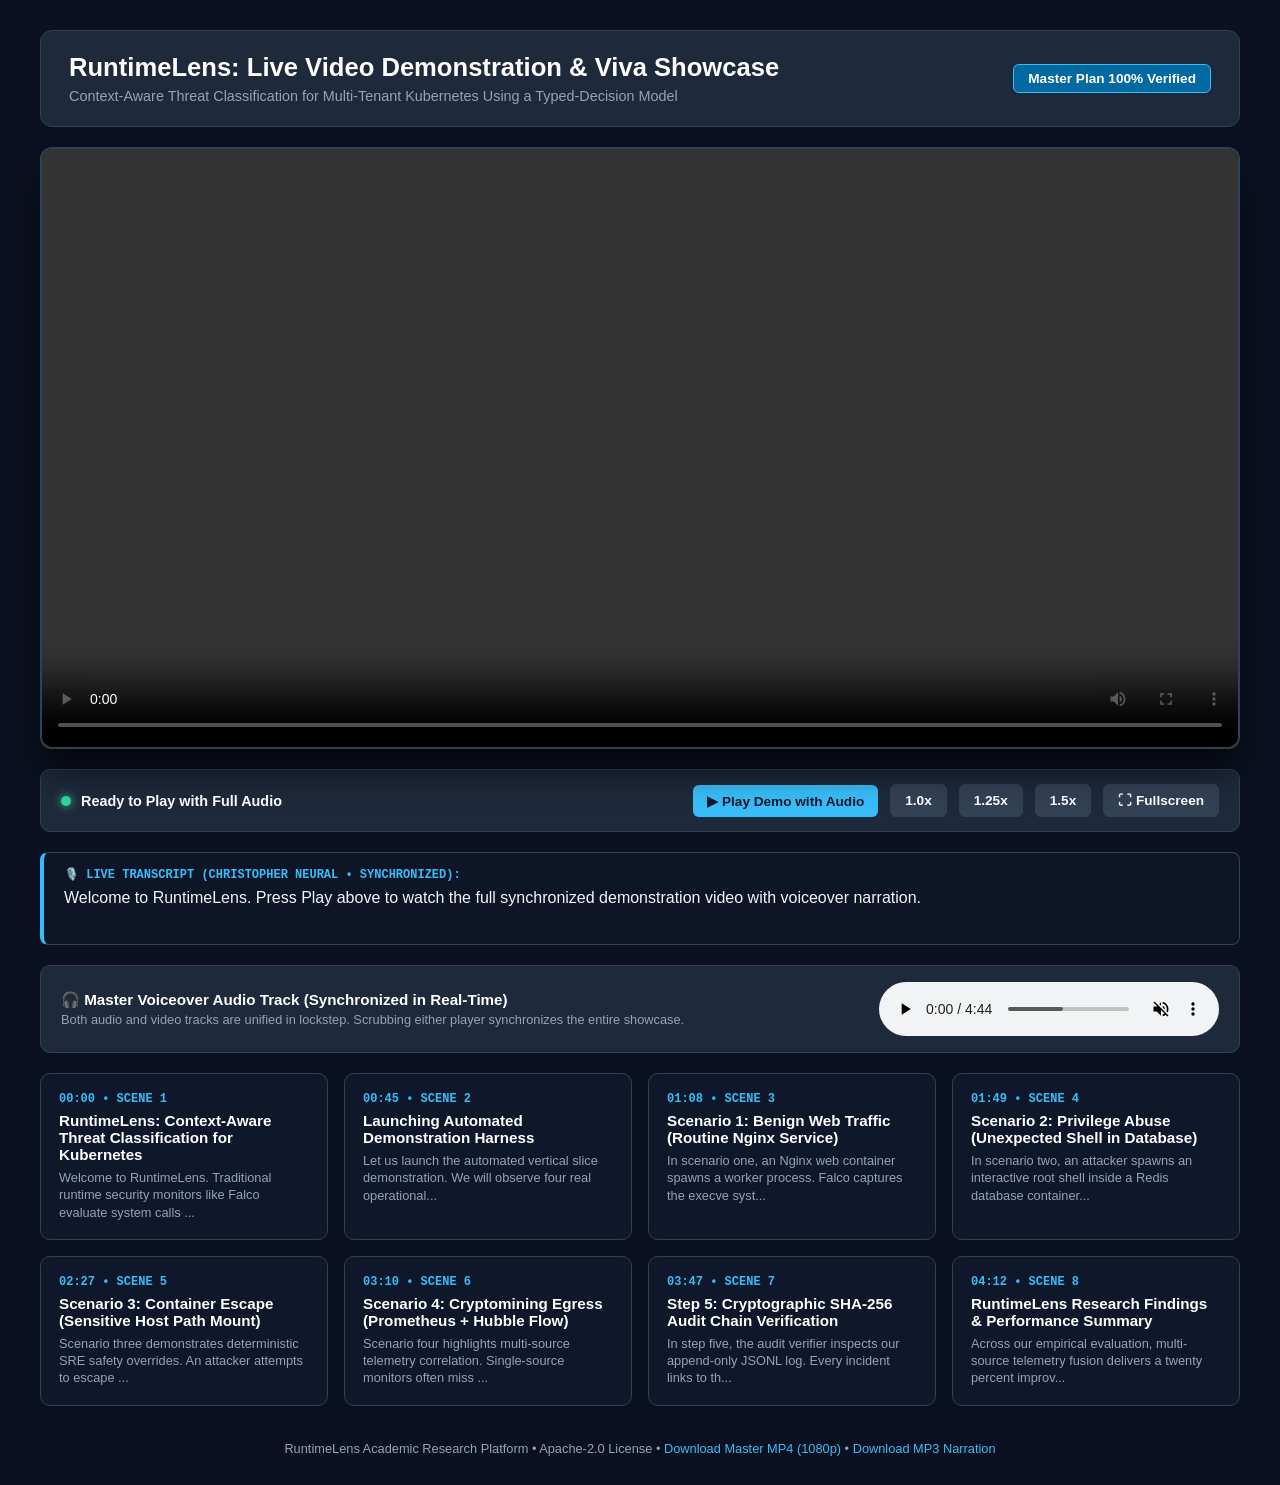
<file: docs/demo/index.html>
<!DOCTYPE html>
<html lang="en">
<head>
  <meta charset="UTF-8">
  <meta name="viewport" content="width=device-width, initial-scale=1.0">
  <title>RuntimeLens: Live Video Demonstration & Viva Showcase</title>
  <style>
    :root {
      --bg: #0b1120;
      --panel: #1e293b;
      --card: #0f172a;
      --border: #334155;
      --border-active: #38bdf8;
      --text: #f8fafc;
      --muted: #94a3b8;
      --primary: #38bdf8;
      --success: #34d399;
      --warning: #fbbf24;
      --danger: #f87171;
    }
    * { box-sizing: border-box; margin: 0; padding: 0; font-family: -apple-system, BlinkMacSystemFont, "Segoe UI", Roboto, sans-serif; }
    body { background: var(--bg); color: var(--text); padding: 30px; display: flex; flex-direction: column; align-items: center; min-height: 100vh; }
    .container { max-width: 1200px; width: 100%; display: flex; flex-direction: column; gap: 20px; }

    .header { background: var(--panel); border: 1px solid var(--border); border-radius: 12px; padding: 22px 28px; display: flex; justify-content: space-between; align-items: center; }
    .title-box h1 { font-size: 1.6rem; color: #fff; margin-bottom: 6px; font-weight: 700; }
    .title-box p { font-size: 0.9rem; color: var(--muted); }
    .badge { background: #0369a1; color: #fff; padding: 6px 14px; border-radius: 6px; font-weight: 700; font-size: 0.85rem; border: 1px solid var(--primary); }

    /* Video Player Card */
    .video-card { background: #000; border: 2px solid var(--border); border-radius: 12px; overflow: hidden; box-shadow: 0 25px 35px -5px rgba(0, 0, 0, 0.6); position: relative; }
    video { width: 100%; height: auto; display: block; }

    /* Synchronized Control Toolbar */
    .sync-toolbar { background: var(--panel); border: 1px solid var(--border); border-radius: 10px; padding: 14px 20px; display: flex; align-items: center; justify-content: space-between; gap: 16px; flex-wrap: wrap; }
    .sync-status-box { display: flex; align-items: center; gap: 10px; }
    .pulse-dot { width: 10px; height: 10px; border-radius: 50%; background: var(--success); box-shadow: 0 0 10px var(--success); }
    .sync-status-text { font-size: 0.9rem; font-weight: 600; color: #fff; }

    .tool-controls { display: flex; align-items: center; gap: 12px; }
    .btn { background: #334155; color: #fff; border: 1px solid var(--border); padding: 8px 14px; border-radius: 6px; font-size: 0.85rem; font-weight: 600; cursor: pointer; transition: all 0.2s; }
    .btn:hover { background: #475569; border-color: var(--primary); }
    .btn-primary { background: var(--primary); color: #0f172a; border: none; font-weight: 700; }
    .btn-primary:hover { background: #7dd3fc; transform: translateY(-1px); }

    /* Live Teleprompter / Transcript Box */
    .transcript-box { background: rgba(15, 23, 42, 0.8); border: 1px solid var(--border); border-left: 4px solid var(--primary); border-radius: 8px; padding: 14px 20px; }
    .transcript-label { font-size: 0.75rem; color: var(--primary); font-family: monospace; font-weight: 700; text-transform: uppercase; margin-bottom: 4px; }
    .transcript-text { font-size: 1rem; color: #f1f5f9; line-height: 1.45; font-weight: 500; min-height: 44px; }

    /* Synchronized Audio Player Card */
    .audio-sync-card { background: var(--panel); border: 1px solid var(--border); border-radius: 10px; padding: 16px 20px; display: flex; align-items: center; justify-content: space-between; gap: 20px; }
    .audio-info h4 { font-size: 0.95rem; font-weight: 700; color: #fff; margin-bottom: 3px; display: flex; align-items: center; gap: 8px; }
    .audio-info p { font-size: 0.8rem; color: var(--muted); }
    audio { width: 340px; }

    /* Chapters Grid */
    .chapters-grid { display: grid; grid-template-columns: repeat(auto-fit, minmax(260px, 1fr)); gap: 16px; }
    .chapter-card { background: var(--card); border: 1px solid var(--border); border-radius: 10px; padding: 18px; cursor: pointer; transition: all 0.25s; position: relative; }
    .chapter-card:hover { border-color: var(--primary); transform: translateY(-2px); }
    .chapter-card.active-chapter { border-color: var(--primary); background: #1e293b; box-shadow: 0 0 20px rgba(56, 189, 248, 0.25); }
    .chapter-card-header { display: flex; justify-content: space-between; align-items: center; margin-bottom: 6px; }
    .chapter-time { font-size: 0.75rem; color: var(--primary); font-family: monospace; font-weight: 700; }
    .chapter-tag { font-size: 0.7rem; font-weight: 700; padding: 2px 6px; border-radius: 4px; display: none; }
    .chapter-card.active-chapter .chapter-tag { display: inline-block; background: var(--primary); color: #0f172a; }
    .chapter-title { font-size: 0.95rem; font-weight: 600; margin-bottom: 6px; color: #fff; }
    .chapter-desc { font-size: 0.8rem; color: var(--muted); line-height: 1.35; }

    .footer { text-align: center; font-size: 0.8rem; color: var(--muted); margin-top: 15px; }
    .footer a { color: var(--primary); text-decoration: none; }
  </style>
</head>
<body>
  <div class="container">
    <div class="header">
      <div class="title-box">
        <h1>RuntimeLens: Live Video Demonstration & Viva Showcase</h1>
        <p>Context-Aware Threat Classification for Multi-Tenant Kubernetes Using a Typed-Decision Model</p>
      </div>
      <div class="badge">Master Plan 100% Verified</div>
    </div>

    <!-- Video Player Card -->
    <div class="video-card">
      <video id="player" controls playsinline preload="auto">
        <source src="runtimelens_demo.mp4" type="video/mp4">
        Your browser does not support HTML5 video playback.
      </video>
    </div>

    <!-- Synchronized Control Toolbar -->
    <div class="sync-toolbar">
      <div class="sync-status-box">
        <div class="pulse-dot" id="liveDot"></div>
        <div class="sync-status-text" id="syncStatus">Ready to Play with Full Audio</div>
      </div>
      <div class="tool-controls">
        <button class="btn btn-primary" id="playBtn" onclick="togglePlay()">▶ Play Demo with Audio</button>
        <button class="btn" onclick="setSpeed(1.0)">1.0x</button>
        <button class="btn" onclick="setSpeed(1.25)">1.25x</button>
        <button class="btn" onclick="setSpeed(1.5)">1.5x</button>
        <button class="btn" onclick="toggleFullscreen()">⛶ Fullscreen</button>
      </div>
    </div>

    <!-- Live Teleprompter / Transcript Box -->
    <div class="transcript-box">
      <div class="transcript-label" id="transcriptScene">🎙️ LIVE TRANSCRIPT (CHRISTOPHER NEURAL &bull; SYNCHRONIZED):</div>
      <div class="transcript-text" id="transcriptBody">Welcome to RuntimeLens. Press Play above to watch the full synchronized demonstration video with voiceover narration.</div>
    </div>

    <!-- Synchronized Audio Player Card -->
    <div class="audio-sync-card">
      <div class="audio-info">
        <h4>🎧 Master Voiceover Audio Track (Synchronized in Real-Time)</h4>
        <p>Both audio and video tracks are unified in lockstep. Scrubbing either player synchronizes the entire showcase.</p>
      </div>
      <audio id="audioTrack" controls preload="auto">
        <source src="runtimelens_narration.mp3" type="audio/mpeg">
      </audio>
    </div>

    <!-- Interactive Chapters Grid -->
    <div class="chapters-grid">

      <div class="chapter-card" id="card-scene_01_intro" onclick="seekTo(0.0)">
        <div class="chapter-card-header">
          <span class="chapter-time">00:00 &bull; SCENE 1</span>
          <span class="chapter-tag" id="tag-scene_01_intro"></span>
        </div>
        <div class="chapter-title">RuntimeLens: Context-Aware Threat Classification for Kubernetes</div>
        <div class="chapter-desc">Welcome to RuntimeLens. Traditional runtime security monitors like Falco evaluate system calls ...</div>
      </div>

      <div class="chapter-card" id="card-scene_02_demo_launch" onclick="seekTo(45.28)">
        <div class="chapter-card-header">
          <span class="chapter-time">00:45 &bull; SCENE 2</span>
          <span class="chapter-tag" id="tag-scene_02_demo_launch"></span>
        </div>
        <div class="chapter-title">Launching Automated Demonstration Harness</div>
        <div class="chapter-desc">Let us launch the automated vertical slice demonstration. We will observe four real operational...</div>
      </div>

      <div class="chapter-card" id="card-scene_03_scenario_1" onclick="seekTo(68.99)">
        <div class="chapter-card-header">
          <span class="chapter-time">01:08 &bull; SCENE 3</span>
          <span class="chapter-tag" id="tag-scene_03_scenario_1"></span>
        </div>
        <div class="chapter-title">Scenario 1: Benign Web Traffic (Routine Nginx Service)</div>
        <div class="chapter-desc">In scenario one, an Nginx web container spawns a worker process. Falco captures the execve syst...</div>
      </div>

      <div class="chapter-card" id="card-scene_04_scenario_2" onclick="seekTo(109.14)">
        <div class="chapter-card-header">
          <span class="chapter-time">01:49 &bull; SCENE 4</span>
          <span class="chapter-tag" id="tag-scene_04_scenario_2"></span>
        </div>
        <div class="chapter-title">Scenario 2: Privilege Abuse (Unexpected Shell in Database)</div>
        <div class="chapter-desc">In scenario two, an attacker spawns an interactive root shell inside a Redis database container...</div>
      </div>

      <div class="chapter-card" id="card-scene_05_scenario_3" onclick="seekTo(147.7)">
        <div class="chapter-card-header">
          <span class="chapter-time">02:27 &bull; SCENE 5</span>
          <span class="chapter-tag" id="tag-scene_05_scenario_3"></span>
        </div>
        <div class="chapter-title">Scenario 3: Container Escape (Sensitive Host Path Mount)</div>
        <div class="chapter-desc">Scenario three demonstrates deterministic SRE safety overrides. An attacker attempts to escape ...</div>
      </div>

      <div class="chapter-card" id="card-scene_06_scenario_4" onclick="seekTo(190.51)">
        <div class="chapter-card-header">
          <span class="chapter-time">03:10 &bull; SCENE 6</span>
          <span class="chapter-tag" id="tag-scene_06_scenario_4"></span>
        </div>
        <div class="chapter-title">Scenario 4: Cryptomining Egress (Prometheus + Hubble Flow)</div>
        <div class="chapter-desc">Scenario four highlights multi-source telemetry correlation. Single-source monitors often miss ...</div>
      </div>

      <div class="chapter-card" id="card-scene_07_audit_verify" onclick="seekTo(227.34)">
        <div class="chapter-card-header">
          <span class="chapter-time">03:47 &bull; SCENE 7</span>
          <span class="chapter-tag" id="tag-scene_07_audit_verify"></span>
        </div>
        <div class="chapter-title">Step 5: Cryptographic SHA-256 Audit Chain Verification</div>
        <div class="chapter-desc">In step five, the audit verifier inspects our append-only JSONL log. Every incident links to th...</div>
      </div>

      <div class="chapter-card" id="card-scene_08_conclusion" onclick="seekTo(252.14)">
        <div class="chapter-card-header">
          <span class="chapter-time">04:12 &bull; SCENE 8</span>
          <span class="chapter-tag" id="tag-scene_08_conclusion"></span>
        </div>
        <div class="chapter-title">RuntimeLens Research Findings & Performance Summary</div>
        <div class="chapter-desc">Across our empirical evaluation, multi-source telemetry fusion delivers a twenty percent improv...</div>
      </div>

    </div>

    <div class="footer">
      RuntimeLens Academic Research Platform &bull; Apache-2.0 License &bull; <a href="runtimelens_demo.mp4" download>Download Master MP4 (1080p)</a> &bull; <a href="runtimelens_narration.mp3" download>Download MP3 Narration</a>
    </div>
  </div>

  <script>
    const video = document.getElementById('player');
    const audio = document.getElementById('audioTrack');
    const playBtn = document.getElementById('playBtn');
    const syncStatus = document.getElementById('syncStatus');
    const transcriptScene = document.getElementById('transcriptScene');
    const transcriptBody = document.getElementById('transcriptBody');

    const chapters = [{"id": "scene_01_intro", "title": "RuntimeLens: Context-Aware Threat Classification for Kubernetes", "badge": "ARCHITECTURE & TELEMETRY FUSION", "start": 0.0, "end": 45.28, "description": "Welcome to RuntimeLens. Traditional runtime security monitors like Falco evaluate system calls ..."}, {"id": "scene_02_demo_launch", "title": "Launching Automated Demonstration Harness", "badge": "LIVE CLI HARNESS (TICKET 16c)", "start": 45.28, "end": 68.99, "description": "Let us launch the automated vertical slice demonstration. We will observe four real operational..."}, {"id": "scene_03_scenario_1", "title": "Scenario 1: Benign Web Traffic (Routine Nginx Service)", "badge": "SCENARIO 1: ROUTINE WORKLOAD", "start": 68.99, "end": 109.14, "description": "In scenario one, an Nginx web container spawns a worker process. Falco captures the execve syst..."}, {"id": "scene_04_scenario_2", "title": "Scenario 2: Privilege Abuse (Unexpected Shell in Database)", "badge": "SCENARIO 2: PRIVILEGE ESCALATION", "start": 109.14, "end": 147.7, "description": "In scenario two, an attacker spawns an interactive root shell inside a Redis database container..."}, {"id": "scene_05_scenario_3", "title": "Scenario 3: Container Escape (Sensitive Host Path Mount)", "badge": "SCENARIO 3: CONTAINER ESCAPE", "start": 147.7, "end": 190.51, "description": "Scenario three demonstrates deterministic SRE safety overrides. An attacker attempts to escape ..."}, {"id": "scene_06_scenario_4", "title": "Scenario 4: Cryptomining Egress (Prometheus + Hubble Flow)", "badge": "SCENARIO 4: CORRELATED DRIFT", "start": 190.51, "end": 227.34, "description": "Scenario four highlights multi-source telemetry correlation. Single-source monitors often miss ..."}, {"id": "scene_07_audit_verify", "title": "Step 5: Cryptographic SHA-256 Audit Chain Verification", "badge": "TAMPER-EVIDENT FORENSIC INTEGRITY", "start": 227.34, "end": 252.14, "description": "In step five, the audit verifier inspects our append-only JSONL log. Every incident links to th..."}, {"id": "scene_08_conclusion", "title": "RuntimeLens Research Findings & Performance Summary", "badge": "EMPIRICAL FINDINGS & VIVA CONCLUSION", "start": 252.14, "end": 285.04, "description": "Across our empirical evaluation, multi-source telemetry fusion delivers a twenty percent improv..."}];
    const beats = [{"start": 0.0, "end": 15.65, "text": "Welcome to RuntimeLens. Traditional runtime security monitors like Falco evaluate system calls in isolation. This creates severe alert fatigue on routine operations.", "scene_id": "scene_01_intro", "scene_title": "RuntimeLens: Context-Aware Threat Classification for Kubernetes"}, {"start": 15.65, "end": 32.88, "text": "RuntimeLens solves this by fusing five cluster telemetry streams: Falco system calls, Kubernetes audit logs, Cilium Hubble network flows, Prometheus compute metrics, and Trivy vulnerability reports.", "scene_id": "scene_01_intro", "scene_title": "RuntimeLens: Context-Aware Threat Classification for Kubernetes"}, {"start": 32.88, "end": 45.28, "text": "These signals are compared against declarative workload baselines, and governed by deterministic SRE safety policies with zero pod deletion permissions.", "scene_id": "scene_01_intro", "scene_title": "RuntimeLens: Context-Aware Threat Classification for Kubernetes"}, {"start": 45.28, "end": 56.12, "text": "Let us launch the automated vertical slice demonstration. We will observe four real operational scenarios on Kubernetes.", "scene_id": "scene_02_demo_launch", "scene_title": "Launching Automated Demonstration Harness"}, {"start": 56.12, "end": 68.99, "text": "The engine initializes, loading declarative baselines for web, database, and API workloads, while verifying our cluster safety invariants.", "scene_id": "scene_02_demo_launch", "scene_title": "Launching Automated Demonstration Harness"}, {"start": 68.99, "end": 82.23, "text": "In scenario one, an Nginx web container spawns a worker process. Falco captures the execve system call and normalizes it into a canonical event.", "scene_id": "scene_03_scenario_1", "scene_title": "Scenario 1: Benign Web Traffic (Routine Nginx Service)"}, {"start": 82.23, "end": 94.7, "text": "RuntimeLens compares the command against the declarative baseline in web.yaml. Because Nginx is an allowed binary, zero drift is detected.", "scene_id": "scene_03_scenario_1", "scene_title": "Scenario 1: Benign Web Traffic (Routine Nginx Service)"}, {"start": 94.7, "end": 109.14, "text": "The classifier confirms a benign event at severity one. The policy engine issues a safe log action, and appends a tamper-evident audit record hash-chained to genesis.", "scene_id": "scene_03_scenario_1", "scene_title": "Scenario 1: Benign Web Traffic (Routine Nginx Service)"}, {"start": 109.14, "end": 117.72, "text": "In scenario two, an attacker spawns an interactive root shell inside a Redis database container.", "scene_id": "scene_04_scenario_2", "scene_title": "Scenario 2: Privilege Abuse (Unexpected Shell in Database)"}, {"start": 117.72, "end": 132.09, "text": "Notice the baseline comparison. The database baseline explicitly forbids interactive shells. The comparator immediately flags the unauthorized binary.", "scene_id": "scene_04_scenario_2", "scene_title": "Scenario 2: Privilege Abuse (Unexpected Shell in Database)"}, {"start": 132.09, "end": 147.7, "text": "The classifier detects privilege abuse at severity three point eight. Under our confidence gating policy, borderline scores route safely to human review, preventing automated disruption.", "scene_id": "scene_04_scenario_2", "scene_title": "Scenario 2: Privilege Abuse (Unexpected Shell in Database)"}, {"start": 147.7, "end": 161.25, "text": "Scenario three demonstrates deterministic SRE safety overrides. An attacker attempts to escape by mounting slash etc slash kubernetes from the host node.", "scene_id": "scene_05_scenario_3", "scene_title": "Scenario 3: Container Escape (Sensitive Host Path Mount)"}, {"start": 161.25, "end": 174.85, "text": "Even if a machine learning model returned an ambiguous score, the physical fact override fires unconditionally. The policy engine orders immediate network quarantine.", "scene_id": "scene_05_scenario_3", "scene_title": "Scenario 3: Container Escape (Sensitive Host Path Mount)"}, {"start": 174.85, "end": 190.51, "text": "Following SRE principles, RuntimeLens never deletes pods. Instead, it applies a Cilium network isolation label with an automated fifteen-minute rollback reconciliation timer.", "scene_id": "scene_05_scenario_3", "scene_title": "Scenario 3: Container Escape (Sensitive Host Path Mount)"}, {"start": 190.51, "end": 201.99, "text": "Scenario four highlights multi-source telemetry correlation. Single-source monitors often miss slow or distributed mining attacks.", "scene_id": "scene_06_scenario_4", "scene_title": "Scenario 4: Cryptomining Egress (Prometheus + Hubble Flow)"}, {"start": 201.99, "end": 215.45, "text": "Here, Prometheus reports compute exceeding the baseline by more than three times, while Hubble captures outbound traffic to an external mining pool on port thirty-three thirty-three.", "scene_id": "scene_06_scenario_4", "scene_title": "Scenario 4: Cryptomining Egress (Prometheus + Hubble Flow)"}, {"start": 215.45, "end": 227.34, "text": "Correlated together against the declarative workload envelope, the classifier confirms cryptomining, and the policy engine isolates the rogue pod.", "scene_id": "scene_06_scenario_4", "scene_title": "Scenario 4: Cryptomining Egress (Prometheus + Hubble Flow)"}, {"start": 227.34, "end": 241.37, "text": "In step five, the audit verifier inspects our append-only JSONL log. Every incident links to the previous entry using SHA-256 cryptographic hashing.", "scene_id": "scene_07_audit_verify", "scene_title": "Step 5: Cryptographic SHA-256 Audit Chain Verification"}, {"start": 241.37, "end": 252.14, "text": "All four records strictly hash-chain back to the genesis block, guaranteeing complete forensic integrity for post-incident review.", "scene_id": "scene_07_audit_verify", "scene_title": "Step 5: Cryptographic SHA-256 Audit Chain Verification"}, {"start": 252.14, "end": 268.38, "text": "Across our empirical evaluation, multi-source telemetry fusion delivers a twenty percent improvement in Macro-F1 over Falco alone, while reducing adversarial prompt injection attack success to zero percent.", "scene_id": "scene_08_conclusion", "scene_title": "RuntimeLens Research Findings & Performance Summary"}, {"start": 268.38, "end": 285.04, "text": "With over seven thousand events per second throughput and sub-millisecond latency, RuntimeLens proves that context-aware intelligence and SRE safety can protect multi-tenant Kubernetes clusters. Thank you.", "scene_id": "scene_08_conclusion", "scene_title": "RuntimeLens Research Findings & Performance Summary"}];

    let isSyncing = false;

    // Keep audio muted while video plays its internal sound to prevent dual-audio echo,
    // but synchronize playback, timecode, and scrubber so the bottom MP3 widget runs in lockstep!
    audio.muted = true;

    function togglePlay() {
      if (video.paused) {
        video.play();
      } else {
        video.pause();
      }
    }

    video.addEventListener('play', () => {
      audio.play().catch(() => {});
      playBtn.textContent = '⏸ Pause Demo';
      playBtn.classList.remove('btn-primary');
      syncStatus.textContent = 'Synchronized Playback Active (Audio & Video)';
    });

    video.addEventListener('pause', () => {
      audio.pause();
      playBtn.textContent = '▶ Play Demo with Audio';
      playBtn.classList.add('btn-primary');
      syncStatus.textContent = 'Playback Paused';
    });

    // Bidirectional timecode sync
    video.addEventListener('timeupdate', () => {
      if (!isSyncing && Math.abs(audio.currentTime - video.currentTime) > 0.15) {
        isSyncing = true;
        audio.currentTime = video.currentTime;
        isSyncing = false;
      }
      updateState(video.currentTime);
    });

    // When user scrubs audio player, sync video
    audio.addEventListener('seeking', () => {
      if (!isSyncing && Math.abs(video.currentTime - audio.currentTime) > 0.15) {
        isSyncing = true;
        video.currentTime = audio.currentTime;
        isSyncing = false;
      }
    });

    audio.addEventListener('play', () => {
      if (video.paused) video.play();
    });

    audio.addEventListener('pause', () => {
      if (!video.paused) video.pause();
    });

    function seekTo(sec) {
      video.currentTime = sec;
      audio.currentTime = sec;
      video.play();
    }

    function setSpeed(rate) {
      video.playbackRate = rate;
      audio.playbackRate = rate;
      syncStatus.textContent = 'Speed: ' + rate + 'x (Synchronized)';
    }

    function toggleFullscreen() {
      if (!document.fullscreenElement) {
        video.requestFullscreen().catch(() => {});
      } else {
        document.exitFullscreen().catch(() => {});
      }
    }

    function updateState(t) {
      // 1. Update Chapter Cards
      for (const chap of chapters) {
        const card = document.getElementById('card-' + chap.id);
        const tag = document.getElementById('tag-' + chap.id);
        if (t >= chap.start && t < chap.end) {
          card.classList.add('active-chapter');
          tag.textContent = 'PLAYING NOW';
        } else {
          card.classList.remove('active-chapter');
          tag.textContent = '';
        }
      }

      // 2. Update Live Transcript Teleprompter
      for (let i = beats.length - 1; i >= 0; i--) {
        const b = beats[i];
        if (t >= b.start && t < b.end) {
          transcriptScene.textContent = '🎙️ ' + b.scene_title.toUpperCase() + ' (' + formatTime(t) + ')';
          transcriptBody.textContent = b.text;
          break;
        }
      }
    }

    function formatTime(sec) {
      const m = Math.floor(sec / 60);
      const s = Math.floor(sec % 60);
      return (m < 10 ? '0' : '') + m + ':' + (s < 10 ? '0' : '') + s;
    }

    // Keyboard Shortcuts
    document.addEventListener('keydown', (e) => {
      if (e.target.tagName === 'INPUT' || e.target.tagName === 'TEXTAREA') return;
      if (e.code === 'Space') {
        e.preventDefault();
        togglePlay();
      } else if (e.code === 'ArrowRight') {
        e.preventDefault();
        seekTo(Math.min(video.duration, video.currentTime + 5));
      } else if (e.code === 'ArrowLeft') {
        e.preventDefault();
        seekTo(Math.max(0, video.currentTime - 5));
      } else if (e.code === 'KeyF') {
        e.preventDefault();
        toggleFullscreen();
      }
    });
  </script>
</body>
</html>
</file>
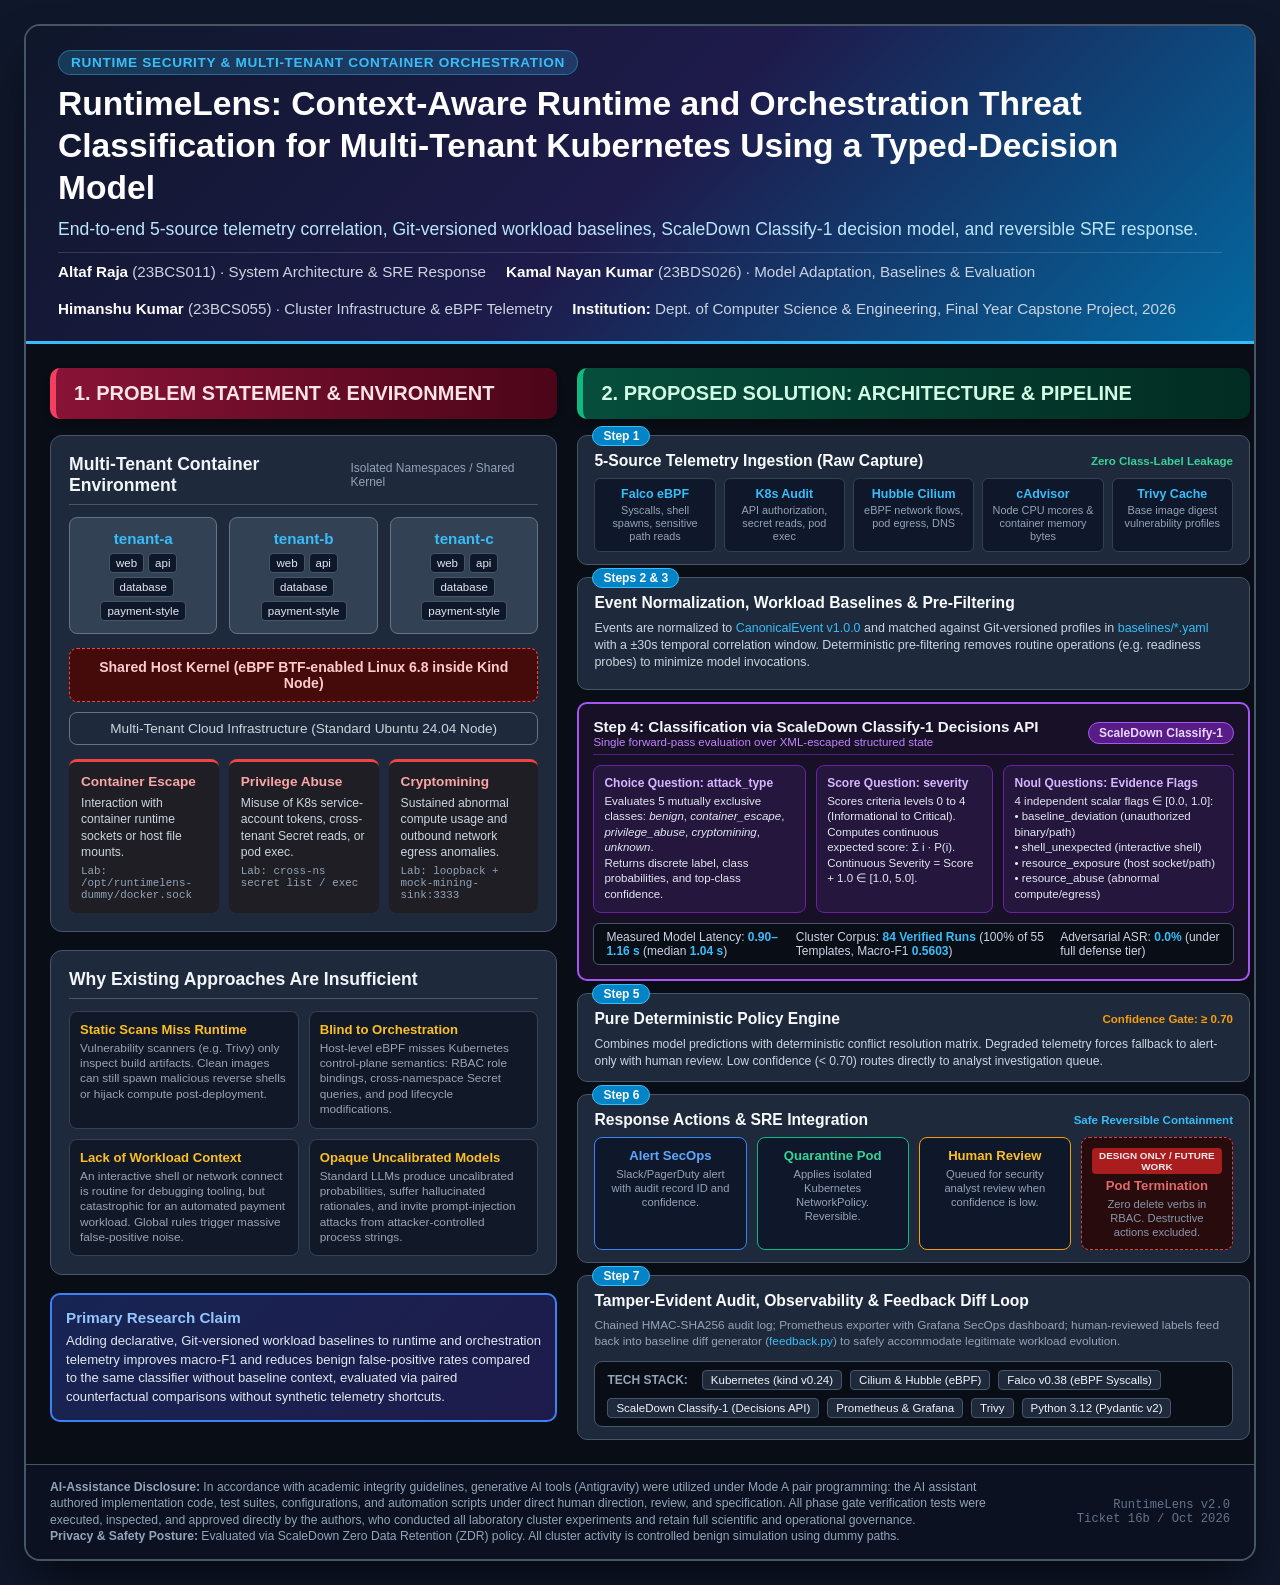
<file: docs/poster/poster.html>
<!DOCTYPE html>
<html lang="en">
<head>
  <meta charset="UTF-8">
  <meta name="viewport" content="width=device-width, initial-scale=1.0">
  <title>RuntimeLens Academic Architecture Poster</title>
  <style>
    :root {
      --bg-canvas: #0f172a;
      --bg-panel: #1e293b;
      --bg-card: #334155;
      --bg-subtle: #1e293b;
      --border-panel: #475569;
      --border-card: #64748b;
      --text-main: #f8fafc;
      --text-muted: #94a3b8;
      --text-dim: #cbd5e1;
      --primary: #38bdf8;
      --primary-dark: #0284c7;
      --primary-bg: #0369a1;
      --danger: #f87171;
      --danger-bg: #7f1d1d;
      --danger-border: #ef4444;
      --warning: #fbbf24;
      --warning-bg: #78350f;
      --success: #34d399;
      --success-bg: #064e3b;
      --purple: #c084fc;
      --purple-bg: #581c87;
      --cyan: #22d3ee;
    }

    * {
      box-sizing: border-box;
      margin: 0;
      padding: 0;
      font-family: -apple-system, BlinkMacSystemFont, "Segoe UI", Roboto, Helvetica, Arial, sans-serif;
    }

    body {
      background-color: var(--bg-canvas);
      color: var(--text-main);
      padding: 24px;
      display: flex;
      justify-content: center;
      align-items: flex-start;
      min-height: 100vh;
    }

    .poster-container {
      width: 100%;
      max-width: 1800px;
      background: #090d16;
      border: 2px solid var(--border-panel);
      border-radius: 16px;
      overflow: hidden;
      box-shadow: 0 25px 50px -12px rgba(0, 0, 0, 0.7);
      display: flex;
      flex-direction: column;
    }

    /* Header Banner */
    .poster-header {
      background: linear-gradient(135deg, #0f172a 0%, #1e1b4b 50%, #0369a1 100%);
      padding: 24px 32px;
      border-bottom: 3px solid var(--primary);
      position: relative;
    }

    .header-badge {
      display: inline-block;
      background: rgba(56, 189, 248, 0.2);
      color: var(--primary);
      padding: 4px 12px;
      border-radius: 9999px;
      font-size: 0.85rem;
      font-weight: 700;
      letter-spacing: 0.05em;
      text-transform: uppercase;
      margin-bottom: 8px;
      border: 1px solid rgba(56, 189, 248, 0.4);
    }

    .poster-title {
      font-size: 2.1rem;
      font-weight: 800;
      line-height: 1.25;
      color: #ffffff;
      margin-bottom: 10px;
    }

    .poster-subtitle {
      font-size: 1.1rem;
      color: #bae6fd;
      font-weight: 500;
      margin-bottom: 12px;
    }

    .poster-authors {
      font-size: 0.95rem;
      color: var(--text-dim);
      display: flex;
      flex-wrap: wrap;
      gap: 20px;
      border-top: 1px solid rgba(255, 255, 255, 0.15);
      padding-top: 10px;
    }

    .author-item strong {
      color: #fff;
    }

    /* Main Poster Layout: 2 primary columns */
    .poster-body {
      display: grid;
      grid-template-columns: 43% 57%;
      gap: 20px;
      padding: 24px;
    }

    /* Column Headers */
    .column-header {
      border-radius: 10px;
      padding: 14px 18px;
      font-size: 1.25rem;
      font-weight: 800;
      display: flex;
      align-items: center;
      gap: 12px;
      margin-bottom: 16px;
      box-shadow: 0 4px 6px -1px rgba(0, 0, 0, 0.3);
    }

    .col-header-problem {
      background: linear-gradient(90deg, #881337 0%, #4c0519 100%);
      color: #ffe4e6;
      border-left: 6px solid #f43f5e;
    }

    .col-header-solution {
      background: linear-gradient(90deg, #064e3b 0%, #022c22 100%);
      color: #d1fae5;
      border-left: 6px solid #10b981;
    }

    /* Panels & Cards */
    .panel-box {
      background: var(--bg-panel);
      border: 1px solid var(--border-panel);
      border-radius: 12px;
      padding: 18px;
      margin-bottom: 18px;
    }

    .panel-box-title {
      font-size: 1.1rem;
      font-weight: 700;
      color: #f1f5f9;
      margin-bottom: 12px;
      display: flex;
      justify-content: space-between;
      align-items: center;
      border-bottom: 1px solid var(--border-panel);
      padding-bottom: 8px;
    }

    /* Multi-Tenant Cluster Diagram */
    .tenants-grid {
      display: grid;
      grid-template-columns: repeat(3, 1fr);
      gap: 12px;
      margin-bottom: 14px;
    }

    .tenant-card {
      background: var(--bg-card);
      border-radius: 8px;
      padding: 12px;
      border: 1px solid var(--border-card);
      text-align: center;
    }

    .tenant-name {
      font-weight: 700;
      font-size: 0.95rem;
      margin-bottom: 6px;
      color: var(--primary);
    }

    .workload-pills {
      display: flex;
      flex-wrap: wrap;
      gap: 4px;
      justify-content: center;
    }

    .workload-pill {
      background: #0f172a;
      font-size: 0.72rem;
      padding: 3px 6px;
      border-radius: 4px;
      color: #e2e8f0;
      border: 1px solid #475569;
    }

    .shared-layer {
      background: #450a0a;
      border: 1px dashed #ef4444;
      border-radius: 8px;
      padding: 10px;
      text-align: center;
      margin-bottom: 10px;
      font-size: 0.88rem;
      font-weight: 600;
      color: #fecaca;
    }

    .infra-layer {
      background: #1e293b;
      border: 1px solid #64748b;
      border-radius: 8px;
      padding: 8px;
      text-align: center;
      font-size: 0.85rem;
      color: #cbd5e1;
    }

    /* Threat Paths */
    .threat-paths-grid {
      display: grid;
      grid-template-columns: repeat(3, 1fr);
      gap: 10px;
      margin-top: 14px;
    }

    .threat-card {
      background: #1e1e24;
      border-radius: 8px;
      padding: 12px;
      border-top: 3px solid #ef4444;
    }

    .threat-title {
      font-size: 0.85rem;
      font-weight: 700;
      color: #fca5a5;
      margin-bottom: 6px;
    }

    .threat-desc {
      font-size: 0.76rem;
      color: #cbd5e1;
      line-height: 1.35;
    }

    .threat-tag {
      font-size: 0.68rem;
      font-family: monospace;
      color: #94a3b8;
      margin-top: 4px;
      display: block;
    }

    /* Why Existing Approaches Fail */
    .fail-reasons {
      display: grid;
      grid-template-columns: repeat(2, 1fr);
      gap: 10px;
    }

    .fail-card {
      background: #111827;
      border: 1px solid #374151;
      border-radius: 8px;
      padding: 10px;
    }

    .fail-title {
      font-size: 0.82rem;
      font-weight: 700;
      color: #fbbf24;
      margin-bottom: 4px;
    }

    .fail-text {
      font-size: 0.74rem;
      color: #9ca3af;
      line-height: 1.3;
    }

    /* Research Statement Box */
    .claim-box {
      background: linear-gradient(135deg, #172554 0%, #1e1b4b 100%);
      border: 2px solid #3b82f6;
      border-radius: 10px;
      padding: 14px;
      margin-top: 14px;
    }

    .claim-title {
      font-size: 0.95rem;
      font-weight: 800;
      color: #93c5fd;
      margin-bottom: 6px;
    }

    .claim-body {
      font-size: 0.82rem;
      color: #e2e8f0;
      line-height: 1.4;
    }

    /* Solution Workflow: Right Column */
    .workflow-container {
      display: flex;
      flex-direction: column;
      gap: 12px;
    }

    .step-box {
      background: var(--bg-panel);
      border: 1px solid var(--border-panel);
      border-radius: 10px;
      padding: 12px 16px;
      position: relative;
    }

    .step-badge {
      position: absolute;
      top: -10px;
      left: 14px;
      background: #0284c7;
      color: #fff;
      font-size: 0.75rem;
      font-weight: 800;
      padding: 2px 10px;
      border-radius: 9999px;
      border: 1px solid #38bdf8;
    }

    .step-content {
      margin-top: 4px;
    }

    .step-header {
      font-size: 0.98rem;
      font-weight: 700;
      color: #f8fafc;
      margin-bottom: 8px;
      display: flex;
      align-items: center;
      justify-content: space-between;
    }

    /* 5 Telemetry Sources Grid */
    .sources-grid {
      display: grid;
      grid-template-columns: repeat(5, 1fr);
      gap: 8px;
    }

    .source-item {
      background: #0f172a;
      border: 1px solid #334155;
      border-radius: 6px;
      padding: 8px 6px;
      text-align: center;
    }

    .source-name {
      font-size: 0.78rem;
      font-weight: 700;
      color: var(--primary);
      margin-bottom: 3px;
    }

    .source-role {
      font-size: 0.68rem;
      color: #94a3b8;
      line-height: 1.2;
    }

    /* ScaleDown Classification Box */
    .scaledown-box {
      background: #171026;
      border: 2px solid #a855f7;
      border-radius: 10px;
      padding: 14px;
    }

    .scaledown-header {
      display: flex;
      justify-content: space-between;
      align-items: center;
      margin-bottom: 10px;
      border-bottom: 1px solid #581c87;
      padding-bottom: 6px;
    }

    .scaledown-badge {
      background: #581c87;
      color: #e9d5ff;
      padding: 3px 10px;
      border-radius: 9999px;
      font-size: 0.75rem;
      font-weight: 700;
      border: 1px solid #a855f7;
    }

    .questions-grid {
      display: grid;
      grid-template-columns: 1.2fr 1fr 1.3fr;
      gap: 10px;
    }

    .question-card {
      background: #24163d;
      border: 1px solid #6b21a8;
      border-radius: 8px;
      padding: 10px;
    }

    .question-type {
      font-size: 0.75rem;
      font-weight: 800;
      color: #d8b4fe;
      margin-bottom: 4px;
    }

    .question-details {
      font-size: 0.72rem;
      color: #e2e8f0;
      line-height: 1.35;
    }

    .metrics-bar {
      display: flex;
      justify-content: space-between;
      background: #090d16;
      border: 1px solid #475569;
      border-radius: 6px;
      padding: 6px 12px;
      margin-top: 10px;
      font-size: 0.75rem;
      color: #cbd5e1;
    }

    .metrics-bar strong {
      color: #38bdf8;
    }

    /* Policy & SRE Actions */
    .actions-grid {
      display: grid;
      grid-template-columns: repeat(4, 1fr);
      gap: 10px;
    }

    .action-card {
      background: #0f172a;
      border-radius: 8px;
      padding: 10px;
      text-align: center;
      position: relative;
    }

    .action-alert { border: 1px solid #3b82f6; }
    .action-quarantine { border: 1px solid #10b981; }
    .action-review { border: 1px solid #f59e0b; }
    .action-terminate {
      border: 1px dashed #ef4444;
      background: #2a0808;
      opacity: 0.9;
    }

    .action-title {
      font-size: 0.82rem;
      font-weight: 700;
      margin-bottom: 4px;
    }

    .action-desc {
      font-size: 0.7rem;
      color: #94a3b8;
      line-height: 1.25;
    }

    .badge-design-only {
      background: #b91c1c;
      color: #fff;
      font-size: 0.62rem;
      font-weight: 800;
      padding: 2px 6px;
      border-radius: 4px;
      display: inline-block;
      margin-bottom: 4px;
      text-transform: uppercase;
    }

    /* Tech Stack Strip */
    .tech-stack-strip {
      display: flex;
      flex-wrap: wrap;
      gap: 8px;
      background: #090d16;
      border: 1px solid var(--border-panel);
      border-radius: 8px;
      padding: 8px 12px;
      margin-top: 12px;
      align-items: center;
    }

    .tech-label {
      font-size: 0.75rem;
      font-weight: 800;
      color: #94a3b8;
      text-transform: uppercase;
      margin-right: 6px;
    }

    .tech-pill {
      background: #1e293b;
      border: 1px solid #475569;
      border-radius: 4px;
      font-size: 0.72rem;
      padding: 3px 8px;
      color: #f1f5f9;
    }

    /* Footer */
    .poster-footer {
      background: #0b1120;
      border-top: 1px solid var(--border-panel);
      padding: 14px 24px;
      display: flex;
      justify-content: space-between;
      align-items: center;
      font-size: 0.76rem;
      color: var(--text-muted);
    }

    .disclosure-box {
      max-width: 80%;
      line-height: 1.35;
    }

    .version-stamp {
      font-family: monospace;
      color: #64748b;
      text-align: right;
    }
  </style>
</head>
<body>

<div class="poster-container">

  <!-- Top Header Banner -->
  <header class="poster-header">
    <div class="header-badge">Runtime Security & Multi-Tenant Container Orchestration</div>
    <h1 class="poster-title">RuntimeLens: Context-Aware Runtime and Orchestration Threat Classification for Multi-Tenant Kubernetes Using a Typed-Decision Model</h1>
    <div class="poster-subtitle">End-to-end 5-source telemetry correlation, Git-versioned workload baselines, ScaleDown Classify-1 decision model, and reversible SRE response.</div>
    <div class="poster-authors">
      <div class="author-item"><strong>Altaf Raja</strong> (23BCS011) · System Architecture & SRE Response</div>
      <div class="author-item"><strong>Kamal Nayan Kumar</strong> (23BDS026) · Model Adaptation, Baselines & Evaluation</div>
      <div class="author-item"><strong>Himanshu Kumar</strong> (23BCS055) · Cluster Infrastructure & eBPF Telemetry</div>
      <div class="author-item"><strong>Institution:</strong> Dept. of Computer Science & Engineering, Final Year Capstone Project, 2026</div>
    </div>
  </header>

  <!-- Main Body Grid: 2 Columns -->
  <main class="poster-body">

    <!-- LEFT COLUMN: Problem Statement & Context -->
    <div class="column-left">
      <div class="column-header col-header-problem">
        <span>1. PROBLEM STATEMENT & ENVIRONMENT</span>
      </div>

      <!-- Multi-Tenant Architecture -->
      <section class="panel-box">
        <div class="panel-box-title">
          <span>Multi-Tenant Container Environment</span>
          <span style="font-size: 0.75rem; color: #94a3b8; font-weight: 500;">Isolated Namespaces / Shared Kernel</span>
        </div>

        <div class="tenants-grid">
          <div class="tenant-card">
            <div class="tenant-name">tenant-a</div>
            <div class="workload-pills">
              <span class="workload-pill">web</span>
              <span class="workload-pill">api</span>
              <span class="workload-pill">database</span>
              <span class="workload-pill">payment-style</span>
            </div>
          </div>
          <div class="tenant-card">
            <div class="tenant-name">tenant-b</div>
            <div class="workload-pills">
              <span class="workload-pill">web</span>
              <span class="workload-pill">api</span>
              <span class="workload-pill">database</span>
              <span class="workload-pill">payment-style</span>
            </div>
          </div>
          <div class="tenant-card">
            <div class="tenant-name">tenant-c</div>
            <div class="workload-pills">
              <span class="workload-pill">web</span>
              <span class="workload-pill">api</span>
              <span class="workload-pill">database</span>
              <span class="workload-pill">payment-style</span>
            </div>
          </div>
        </div>

        <div class="shared-layer">
          Shared Host Kernel (eBPF BTF-enabled Linux 6.8 inside Kind Node)
        </div>
        <div class="infra-layer">
          Multi-Tenant Cloud Infrastructure (Standard Ubuntu 24.04 Node)
        </div>

        <!-- Threat Paths -->
        <div class="threat-paths-grid">
          <div class="threat-card">
            <div class="threat-title">Container Escape</div>
            <div class="threat-desc">Interaction with container runtime sockets or host file mounts.</div>
            <span class="threat-tag">Lab: /opt/runtimelens-dummy/docker.sock</span>
          </div>
          <div class="threat-card">
            <div class="threat-title">Privilege Abuse</div>
            <div class="threat-desc">Misuse of K8s service-account tokens, cross-tenant Secret reads, or pod exec.</div>
            <span class="threat-tag">Lab: cross-ns secret list / exec</span>
          </div>
          <div class="threat-card">
            <div class="threat-title">Cryptomining</div>
            <div class="threat-desc">Sustained abnormal compute usage and outbound network egress anomalies.</div>
            <span class="threat-tag">Lab: loopback + mock-mining-sink:3333</span>
          </div>
        </div>
      </section>

      <!-- Why Existing Approaches Fail -->
      <section class="panel-box">
        <div class="panel-box-title">Why Existing Approaches Are Insufficient</div>
        <div class="fail-reasons">
          <div class="fail-card">
            <div class="fail-title">Static Scans Miss Runtime</div>
            <div class="fail-text">Vulnerability scanners (e.g. Trivy) only inspect build artifacts. Clean images can still spawn malicious reverse shells or hijack compute post-deployment.</div>
          </div>
          <div class="fail-card">
            <div class="fail-title">Blind to Orchestration</div>
            <div class="fail-text">Host-level eBPF misses Kubernetes control-plane semantics: RBAC role bindings, cross-namespace Secret queries, and pod lifecycle modifications.</div>
          </div>
          <div class="fail-card">
            <div class="fail-title">Lack of Workload Context</div>
            <div class="fail-text">An interactive shell or network connect is routine for debugging tooling, but catastrophic for an automated payment workload. Global rules trigger massive false-positive noise.</div>
          </div>
          <div class="fail-card">
            <div class="fail-title">Opaque Uncalibrated Models</div>
            <div class="fail-text">Standard LLMs produce uncalibrated probabilities, suffer hallucinated rationales, and invite prompt-injection attacks from attacker-controlled process strings.</div>
          </div>
        </div>
      </section>

      <!-- Core Research Claim -->
      <section class="claim-box">
        <div class="claim-title">Primary Research Claim</div>
        <div class="claim-body">
          Adding declarative, Git-versioned workload baselines to runtime and orchestration telemetry improves macro-F1 and reduces benign false-positive rates compared to the same classifier without baseline context, evaluated via paired counterfactual comparisons without synthetic telemetry shortcuts.
        </div>
      </section>
    </div>

    <!-- RIGHT COLUMN: Proposed Solution & Architecture -->
    <div class="column-right">
      <div class="column-header col-header-solution">
        <span>2. PROPOSED SOLUTION: ARCHITECTURE & PIPELINE</span>
      </div>

      <div class="workflow-container">

        <!-- Step 1: 5 Telemetry Sources -->
        <div class="step-box">
          <span class="step-badge">Step 1</span>
          <div class="step-content">
            <div class="step-header">
              <span>5-Source Telemetry Ingestion (Raw Capture)</span>
              <span style="font-size: 0.72rem; color: #34d399;">Zero Class-Label Leakage</span>
            </div>
            <div class="sources-grid">
              <div class="source-item">
                <div class="source-name">Falco eBPF</div>
                <div class="source-role">Syscalls, shell spawns, sensitive path reads</div>
              </div>
              <div class="source-item">
                <div class="source-name">K8s Audit</div>
                <div class="source-role">API authorization, secret reads, pod exec</div>
              </div>
              <div class="source-item">
                <div class="source-name">Hubble Cilium</div>
                <div class="source-role">eBPF network flows, pod egress, DNS</div>
              </div>
              <div class="source-item">
                <div class="source-name">cAdvisor</div>
                <div class="source-role">Node CPU mcores & container memory bytes</div>
              </div>
              <div class="source-item">
                <div class="source-name">Trivy Cache</div>
                <div class="source-role">Base image digest vulnerability profiles</div>
              </div>
            </div>
          </div>
        </div>

        <!-- Step 2 & 3: Normalization, Baselines & Pre-filter -->
        <div class="step-box">
          <span class="step-badge">Steps 2 & 3</span>
          <div class="step-content">
            <div class="step-header">
              <span>Event Normalization, Workload Baselines & Pre-Filtering</span>
            </div>
            <p style="font-size: 0.78rem; color: #cbd5e1; line-height: 1.35; margin-bottom: 6px;">
              Events are normalized to <code style="color: #38bdf8;">CanonicalEvent v1.0.0</code> and matched against Git-versioned profiles in <code style="color: #38bdf8;">baselines/*.yaml</code> with a &plusmn;30s temporal correlation window. Deterministic pre-filtering removes routine operations (e.g. readiness probes) to minimize model invocations.
            </p>
          </div>
        </div>

        <!-- Step 4: ScaleDown Classification -->
        <div class="scaledown-box">
          <div class="scaledown-header">
            <div>
              <strong style="color: #f1f5f9; font-size: 0.95rem;">Step 4: Classification via ScaleDown Classify-1 Decisions API</strong>
              <div style="font-size: 0.72rem; color: #c084fc;">Single forward-pass evaluation over XML-escaped structured state</div>
            </div>
            <span class="scaledown-badge">ScaleDown Classify-1</span>
          </div>

          <div class="questions-grid">
            <div class="question-card">
              <div class="question-type">Choice Question: attack_type</div>
              <div class="question-details">
                Evaluates 5 mutually exclusive classes: <em>benign</em>, <em>container_escape</em>, <em>privilege_abuse</em>, <em>cryptomining</em>, <em>unknown</em>.<br/>
                Returns discrete label, class probabilities, and top-class confidence.
              </div>
            </div>
            <div class="question-card">
              <div class="question-type">Score Question: severity</div>
              <div class="question-details">
                Scores criteria levels 0 to 4 (Informational to Critical).<br/>
                Computes continuous expected score: &Sigma; i &middot; P(i).<br/>
                Continuous Severity = Score + 1.0 &isin; [1.0, 5.0].
              </div>
            </div>
            <div class="question-card">
              <div class="question-type">Noul Questions: Evidence Flags</div>
              <div class="question-details">
                4 independent scalar flags &isin; [0.0, 1.0]:<br/>
                &bull; <code>baseline_deviation</code> (unauthorized binary/path)<br/>
                &bull; <code>shell_unexpected</code> (interactive shell)<br/>
                &bull; <code>resource_exposure</code> (host socket/path)<br/>
                &bull; <code>resource_abuse</code> (abnormal compute/egress)
              </div>
            </div>
          </div>

          <div class="metrics-bar">
            <div>Measured Model Latency: <strong>0.90–1.16 s</strong> (median <strong>1.04 s</strong>)</div>
            <div>Cluster Corpus: <strong>84 Verified Runs</strong> (100% of 55 Templates, Macro-F1 <strong>0.5603</strong>)</div>
            <div>Adversarial ASR: <strong>0.0%</strong> (under full defense tier)</div>
          </div>
        </div>

        <!-- Step 5: Decision Policy -->
        <div class="step-box">
          <span class="step-badge">Step 5</span>
          <div class="step-content">
            <div class="step-header">
              <span>Pure Deterministic Policy Engine</span>
              <span style="font-size: 0.72rem; color: #f59e0b;">Confidence Gate: &ge; 0.70</span>
            </div>
            <p style="font-size: 0.76rem; color: #cbd5e1; line-height: 1.35;">
              Combines model predictions with deterministic conflict resolution matrix. Degraded telemetry forces fallback to alert-only with human review. Low confidence (&lt; 0.70) routes directly to analyst investigation queue.
            </p>
          </div>
        </div>

        <!-- Step 6: SRE Response Controller -->
        <div class="step-box">
          <span class="step-badge">Step 6</span>
          <div class="step-content">
            <div class="step-header">
              <span>Response Actions & SRE Integration</span>
              <span style="font-size: 0.72rem; color: #38bdf8;">Safe Reversible Containment</span>
            </div>
            <div class="actions-grid">
              <div class="action-card action-alert">
                <div class="action-title" style="color: #60a5fa;">Alert SecOps</div>
                <div class="action-desc">Slack/PagerDuty alert with audit record ID and confidence.</div>
              </div>
              <div class="action-card action-quarantine">
                <div class="action-title" style="color: #34d399;">Quarantine Pod</div>
                <div class="action-desc">Applies isolated Kubernetes NetworkPolicy. Reversible.</div>
              </div>
              <div class="action-card action-review">
                <div class="action-title" style="color: #fbbf24;">Human Review</div>
                <div class="action-desc">Queued for security analyst review when confidence is low.</div>
              </div>
              <div class="action-card action-terminate">
                <span class="badge-design-only">Design Only / Future Work</span>
                <div class="action-title" style="color: #f87171;">Pod Termination</div>
                <div class="action-desc">Zero delete verbs in RBAC. Destructive actions excluded.</div>
              </div>
            </div>
          </div>
        </div>

        <!-- Step 7: Continuous Improvement & Tech Stack -->
        <div class="step-box">
          <span class="step-badge">Step 7</span>
          <div class="step-content">
            <div class="step-header">
              <span>Tamper-Evident Audit, Observability & Feedback Diff Loop</span>
            </div>
            <p style="font-size: 0.74rem; color: #94a3b8; line-height: 1.3;">
              Chained HMAC-SHA256 audit log; Prometheus exporter with Grafana SecOps dashboard; human-reviewed labels feed back into baseline diff generator (<code style="color: #38bdf8;">feedback.py</code>) to safely accommodate legitimate workload evolution.
            </p>

            <div class="tech-stack-strip">
              <span class="tech-label">Tech Stack:</span>
              <span class="tech-pill">Kubernetes (kind v0.24)</span>
              <span class="tech-pill">Cilium & Hubble (eBPF)</span>
              <span class="tech-pill">Falco v0.38 (eBPF Syscalls)</span>
              <span class="tech-pill">ScaleDown Classify-1 (Decisions API)</span>
              <span class="tech-pill">Prometheus & Grafana</span>
              <span class="tech-pill">Trivy</span>
              <span class="tech-pill">Python 3.12 (Pydantic v2)</span>
            </div>
          </div>
        </div>

      </div>
    </div>

  </main>

  <!-- Footer with Disclosures -->
  <footer class="poster-footer">
    <div class="disclosure-box">
      <strong>AI-Assistance Disclosure:</strong> In accordance with academic integrity guidelines, generative AI tools (Antigravity) were utilized under Mode A pair programming: the AI assistant authored implementation code, test suites, configurations, and automation scripts under direct human direction, review, and specification. All phase gate verification tests were executed, inspected, and approved directly by the authors, who conducted all laboratory cluster experiments and retain full scientific and operational governance.
      <br/>
      <strong>Privacy & Safety Posture:</strong> Evaluated via ScaleDown Zero Data Retention (ZDR) policy. All cluster activity is controlled benign simulation using dummy paths.
    </div>
    <div class="version-stamp">
      RuntimeLens v2.0<br/>
      Ticket 16b / Oct 2026
    </div>
  </footer>

</div>

</body>
</html>
</file>
